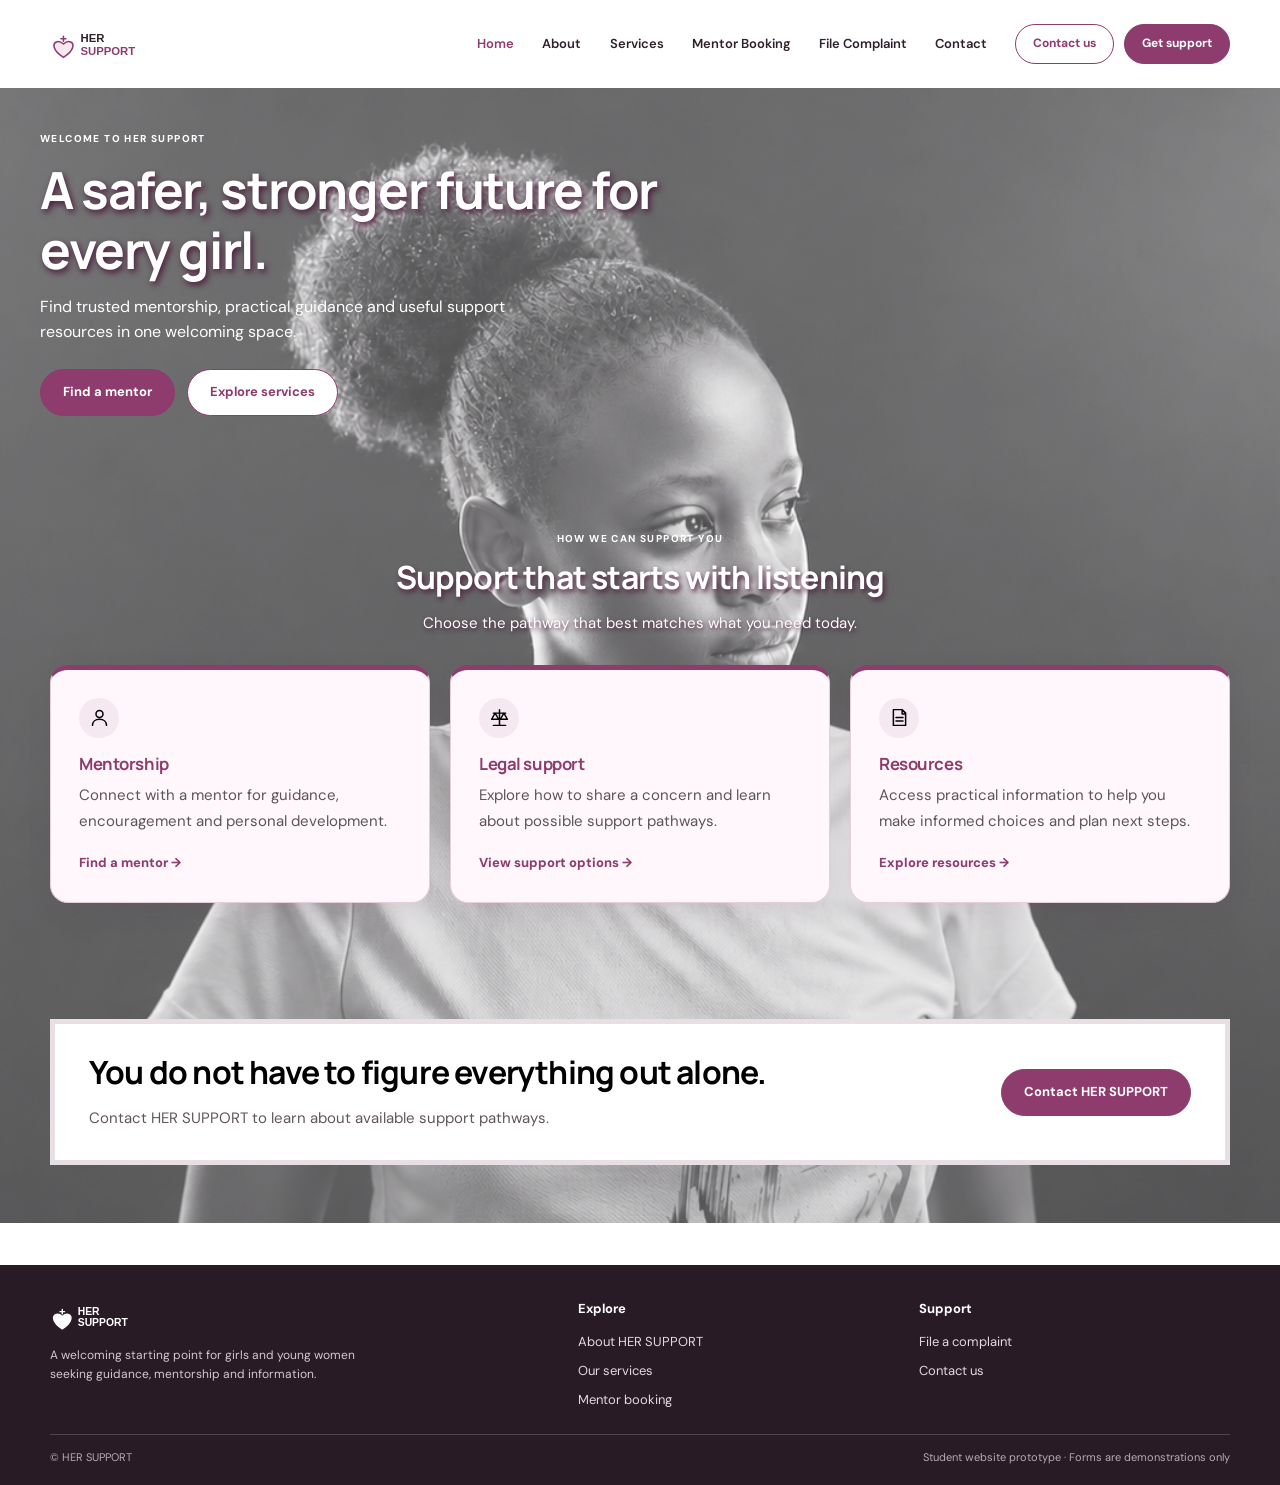
<file: index.html>
<!doctype html>
<html lang="en">
  <head>
    <meta charset="utf-8" />
    <meta name="viewport" content="width=device-width, initial-scale=1" />
    <meta
      name="description"
      content="HER SUPPORT offers mentorship, guidance and support resources for girls and young women."
    />
    <title>Home | HER SUPPORT</title>
    <link rel="stylesheet" href="styles.css" />
  </head>
  <body class="home-page">
    <a class="skip-link" href="#main">Skip to content</a>
    <header class="site-header">
      <div class="container nav-wrap">
        <a class="brand" href="index.html" aria-label="HER SUPPORT home"
          ><img src="assets/logo.svg" alt="HER SUPPORT" /></a
        ><button
          class="menu-toggle"
          aria-expanded="false"
          aria-controls="primary-nav"
        >
          Menu
        </button>
        <nav class="nav-links" id="primary-nav" aria-label="Main navigation">
          <a href="index.html" aria-current="page">Home</a
          ><a href="about.html">About</a><a href="services.html">Services</a
          ><a href="mentor-booking.html">Mentor Booking</a
          ><a href="file-complaint.html">File Complaint</a
          ><a href="contact.html">Contact</a>
        </nav>
        <div class="nav-actions">
          <a class="btn secondary small" href="contact.html">Contact us</a
          ><a class="btn small" href="file-complaint.html">Get support</a>
        </div>
      </div>
    </header>
    <main id="main">
      <section class="hero">
        <ul>
             <div class="eyebrow">Welcome to HER SUPPORT</div>
              <h1>A safer, stronger future for every girl.</h1>
              <p class="lead">
                Find trusted mentorship, practical guidance and useful support
                resources in one welcoming space.
              </p>
              <div class="button-row">
                <a class="btn" href="mentor-booking.html">Find a mentor</a
                ><a class="btn secondary" href="services.html"
                  >Explore services</a
                >
                </ul>
              </div>
            </div>
            </div>
          </div>
        </div>
      </section>
      <section class="section">
        <div class="container">
          <div class="section-heading">
            <div class="eyebrow">How we can support you</div>
            <h2>Support that starts with listening</h2>
            <p>Choose the pathway that best matches what you need today.</p>
          </div>
          <div class="cards">
            <article class="card">
              <div class="card-icon">
                <img src="assets/mentor.svg" alt="" aria-hidden="true" />
              </div>
              <h3>Mentorship</h3>
              <p>
                Connect with a mentor for guidance, encouragement and personal
                development.
              </p>
              <a class="text-link" href="mentor-booking.html"
                >Find a mentor →</a
              >
            </article>
            <article class="card">
              <div class="card-icon">
                <img src="assets/legal.svg" alt="" aria-hidden="true" />
              </div>
              <h3>Legal support</h3>
              <p>
                Explore how to share a concern and learn about possible support
                pathways.
              </p>
              <a class="text-link" href="file-complaint.html"
                >View support options →</a
              >
            </article>
            <article class="card">
              <div class="card-icon">
                <img src="assets/resources.svg" alt="" aria-hidden="true" />
              </div>
              <h3>Resources</h3>
              <p>
                Access practical information to help you make informed choices
                and plan next steps.
              </p>
              <a class="text-link" href="services.html">Explore resources →</a>
            </article>
          </div>
        </div>
      </section>
      <section class="section soft">
        <div class="container">
          <div class="band">
            <div>
              <h2>You do not have to figure everything out alone.</h2>
              <p>
                Contact HER SUPPORT to learn about available support pathways.
              </p>
            </div>
            <a class="btn" href="contact.html">Contact HER SUPPORT</a>
          </div>
        </div>
      </section>
    </main>
    <footer class="footer">
      <div class="container">
        <div class="footer-grid">
          <div>
            <a class="brand" href="index.html" aria-label="HER SUPPORT home"
              ><img src="assets/logo.svg" alt="HER SUPPORT"
            /></a>
            <p>
              A welcoming starting point for girls and young women seeking
              guidance, mentorship and information.
            </p>
          </div>
          <div>
            <strong>Explore</strong>
            <div class="footer-links">
              <a href="about.html">About HER SUPPORT</a
              ><a href="services.html">Our services</a
              ><a href="mentor-booking.html">Mentor booking</a>
            </div>
          </div>
          <div>
            <strong>Support</strong>
            <div class="footer-links">
              <a href="file-complaint.html">File a complaint</a
              ><a href="contact.html">Contact us</a>
            </div>
          </div>
        </div>
        <div class="copyright">
          <span>© <span data-year></span> HER SUPPORT</span
          ><span
            >Student website prototype · Forms are demonstrations only</span
          >
        </div>
      </div>
    </footer>
  </body>
</html>
</file>
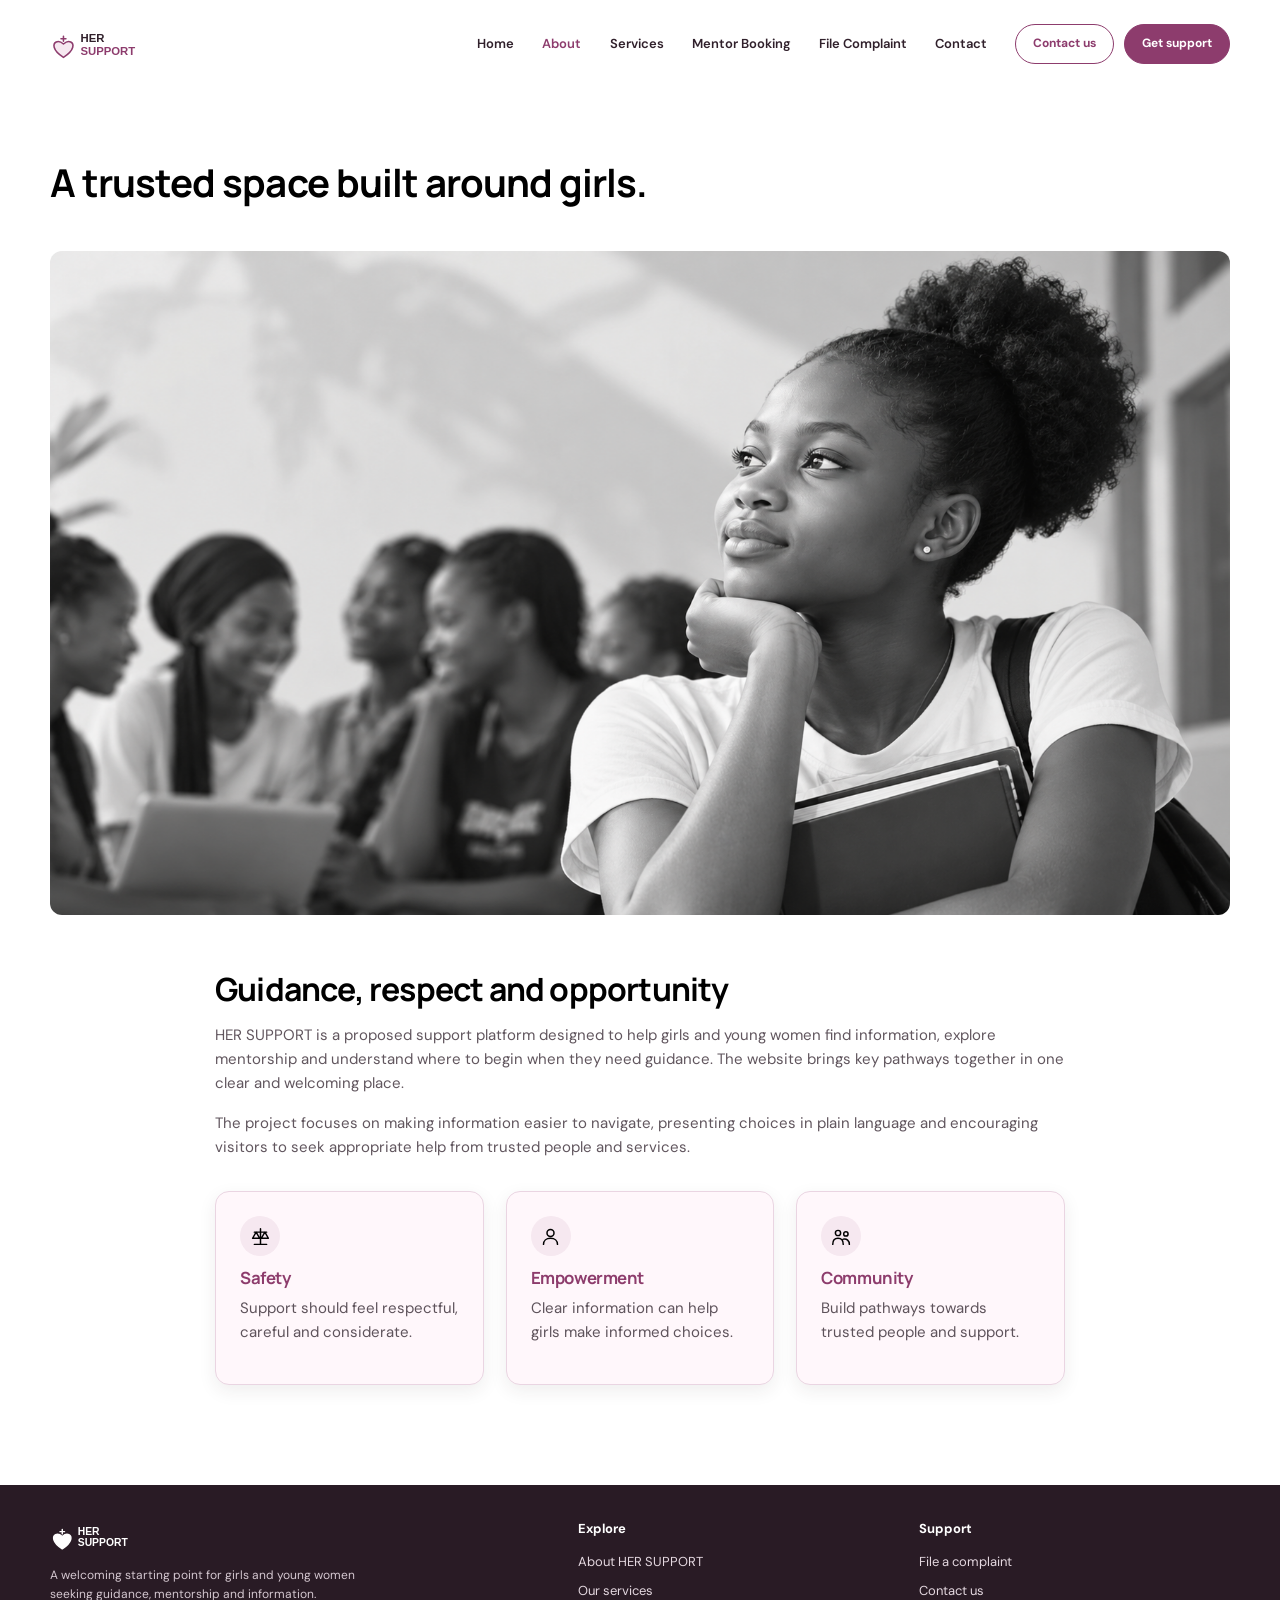
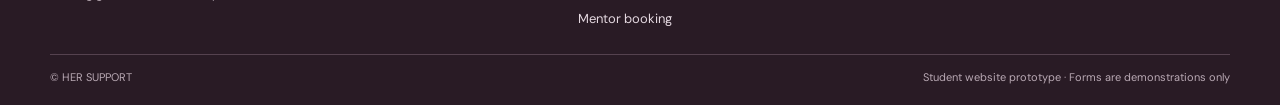
<file: about.html>
<!doctype html>
<html lang="en">
  <head>
    <meta charset="utf-8" />
    <meta name="viewport" content="width=device-width, initial-scale=1" />
    <meta
      name="description"
      content="HER SUPPORT offers mentorship, guidance and support resources for girls and young women."
    />
    <title>About | HER SUPPORT</title>
    <link rel="stylesheet" href="styles.css" />
  </head>
  <body class="services-page">
    <a class="skip-link" href="#main">Skip to content</a>
    <header class="site-header">
      <div class="container nav-wrap">
        <a class="brand" href="index.html" aria-label="HER SUPPORT home"
          ><img src="assets/logo.svg" alt="HER SUPPORT" /></a
        ><button
          class="menu-toggle"
          aria-expanded="false"
          aria-controls="primary-nav"
        >
          Menu
        </button>
        <nav class="nav-links" id="primary-nav" aria-label="Main navigation">
          <a href="index.html">Home</a
          ><a href="about.html" aria-current="page">About</a
          ><a href="services.html">Services</a
          ><a href="mentor-booking.html">Mentor Booking</a
          ><a href="file-complaint.html">File Complaint</a
          ><a href="contact.html">Contact</a>
        </nav>
        <div class="nav-actions">
          <a class="btn secondary small" href="contact.html">Contact us</a
          ><a class="btn small" href="file-complaint.html">Get support</a>
        </div>
      </div>
    </header>
    <main id="main">
      <section class="page-intro">
        <div class="container">
          <div class="eyebrow">About HER SUPPORT</div>
          <h1>A trusted space built around girls.</h1>
        </div>
      </section>
      <section class="section" style="padding-top: 8px">
        <div class="container">
         <img class="content-image" src="assets/about-organization.png" alt="Young women connecting through learning and mentorship" />  
          <div style="max-width: 850px; margin: 28px auto 0">
            <div class="eyebrow">Who we are</div>
            <h2>Guidance, respect and opportunity</h2>
            <p>
              HER SUPPORT is a proposed support platform designed to help girls
              and young women find information, explore mentorship and
              understand where to begin when they need guidance. The website
              brings key pathways together in one clear and welcoming place.
            </p>
            <p>
              The project focuses on making information easier to navigate,
              presenting choices in plain language and encouraging visitors to
              seek appropriate help from trusted people and services.
            </p>
            <div class="values">
              <article class="value">
                <div class="card-icon">
                  <img src="assets/legal.svg" alt="" aria-hidden="true" />
                </div>
                <h3>Safety</h3>
                <p>Support should feel respectful, careful and considerate.</p>
              </article>
              <article class="value">
                <div class="card-icon">
                  <img src="assets/mentor.svg" alt="" aria-hidden="true" />
                </div>
                <h3>Empowerment</h3>
                <p>Clear information can help girls make informed choices.</p>
              </article>
              <article class="value">
                <div class="card-icon">
                  <img src="assets/community.svg" alt="" aria-hidden="true" />
                </div>
                <h3>Community</h3>
                <p>Build pathways towards trusted people and support.</p>
              </article>
            </div>
          </div>
        </div>
      </section>
    </main>
    <footer class="footer">
      <div class="container">
        <div class="footer-grid">
          <div>
            <a class="brand" href="index.html" aria-label="HER SUPPORT home"
              ><img src="assets/logo.svg" alt="HER SUPPORT"
            /></a>
            <p>
              A welcoming starting point for girls and young women seeking
              guidance, mentorship and information.
            </p>
          </div>
          <div>
            <strong>Explore</strong>
            <div class="footer-links">
              <a href="about.html">About HER SUPPORT</a
              ><a href="services.html">Our services</a
              ><a href="mentor-booking.html">Mentor booking</a>
            </div>
          </div>
          <div>
            <strong>Support</strong>
            <div class="footer-links">
              <a href="file-complaint.html">File a complaint</a
              ><a href="contact.html">Contact us</a>
            </div>
          </div>
        </div>
        <div class="copyright">
          <span>© <span data-year></span> HER SUPPORT</span
          ><span
            >Student website prototype · Forms are demonstrations only</span
          >
        </div>
      </div>
    </footer>
  </body>
</html>
</file>
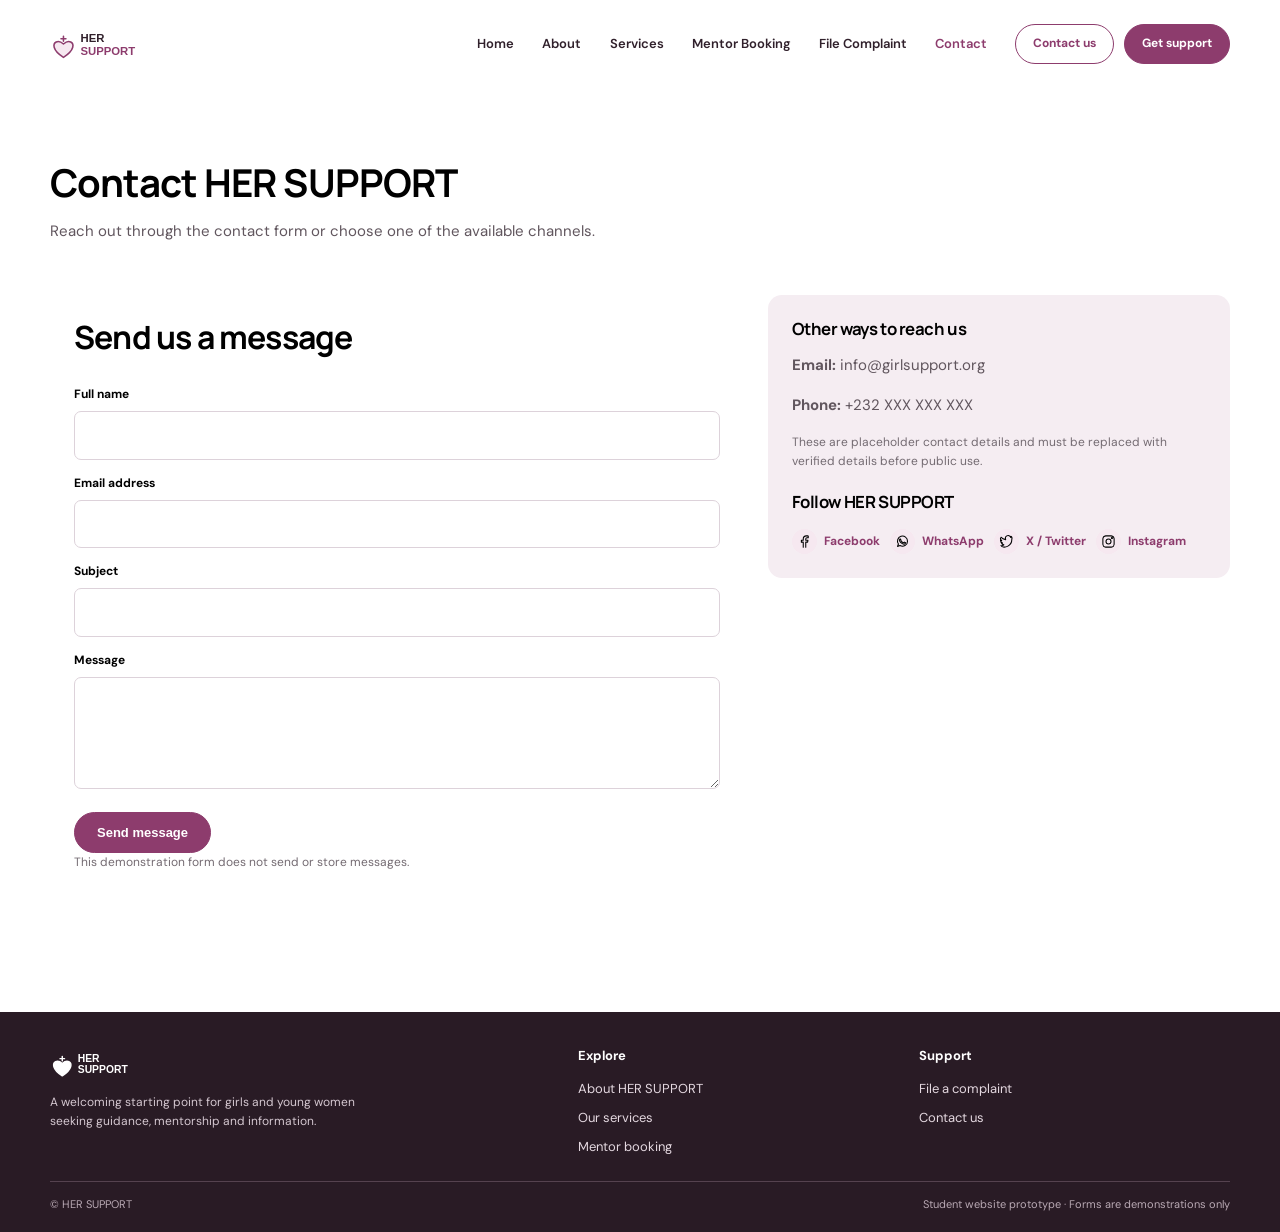
<file: contact.html>
<!doctype html><html lang="en"><head><meta charset="utf-8"><meta name="viewport" content="width=device-width, initial-scale=1"><meta name="description" content="HER SUPPORT offers mentorship, guidance and support resources for girls and young women."><title>Contact | HER SUPPORT</title><link rel="stylesheet" href="styles.css"></head><body><a class="skip-link" href="#main">Skip to content</a><header class="site-header"><div class="container nav-wrap"><a class="brand" href="index.html" aria-label="HER SUPPORT home"><img src="assets/logo.svg" alt="HER SUPPORT"></a><button class="menu-toggle" aria-expanded="false" aria-controls="primary-nav">Menu</button><nav class="nav-links" id="primary-nav" aria-label="Main navigation"><a href="index.html">Home</a><a href="about.html">About</a><a href="services.html">Services</a><a href="mentor-booking.html">Mentor Booking</a><a href="file-complaint.html">File Complaint</a><a href="contact.html" aria-current="page">Contact</a></nav><div class="nav-actions"><a class="btn secondary small" href="contact.html">Contact us</a><a class="btn small" href="file-complaint.html">Get support</a></div></div></header><main id="main"><section class="page-intro"><div class="container"><div class="eyebrow">Get in touch</div><h1>Contact HER SUPPORT</h1><p>Reach out through the contact form or choose one of the available channels.</p></div></section><section class="section" style="padding-top:12px"><div class="container contact-layout"><section class="form-panel"><h2>Send us a message</h2><form class="demo-form"><div class="form-grid"><div class="full"><label for="contact-name">Full name</label><input class="form-control" id="contact-name" required></div><div class="full"><label for="contact-email">Email address</label><input class="form-control" id="contact-email" type="email" required></div><div class="full"><label for="subject">Subject</label><input class="form-control" id="subject" required></div><div class="full"><label for="message">Message</label><textarea class="form-control" id="message" required></textarea></div></div><button class="btn" type="submit" style="margin-top:16px">Send message</button><p class="form-status" role="status"></p><p class="form-note">This demonstration form does not send or store messages.</p></form></section><aside class="info-panel"><h3>Other ways to reach us</h3><p><strong>Email:</strong> info@girlsupport.org</p><p><strong>Phone:</strong> +232 XXX XXX XXX</p><p class="form-note">These are placeholder contact details and must be replaced with verified details before public use.</p><h3>Follow HER SUPPORT</h3><div class="social-links"><a href="#facebook" aria-label="Facebook"><img src="assets/facebook.svg" alt="" aria-hidden="true">Facebook</a><a href="#whatsapp" aria-label="WhatsApp"><img src="assets/whatsapp.svg" alt="" aria-hidden="true">WhatsApp</a><a href="#twitter" aria-label="X or Twitter"><img src="assets/twitter.svg" alt="" aria-hidden="true">X / Twitter</a><a href="#instagram" aria-label="Instagram"><img src="assets/instagram.svg" alt="" aria-hidden="true">Instagram</a></div></aside></div></section></main><footer class="footer"><div class="container"><div class="footer-grid"><div><a class="brand" href="index.html" aria-label="HER SUPPORT home"><img src="assets/logo.svg" alt="HER SUPPORT"></a><p>A welcoming starting point for girls and young women seeking guidance, mentorship and information.</p></div><div><strong>Explore</strong><div class="footer-links"><a href="about.html">About HER SUPPORT</a><a href="services.html">Our services</a><a href="mentor-booking.html">Mentor booking</a></div></div><div><strong>Support</strong><div class="footer-links"><a href="file-complaint.html">File a complaint</a><a href="contact.html">Contact us</a></div></div></div><div class="copyright"><span>© <span data-year></span> HER SUPPORT</span><span>Student website prototype · Forms are demonstrations only</span></div></div></footer></body></html>
</file>
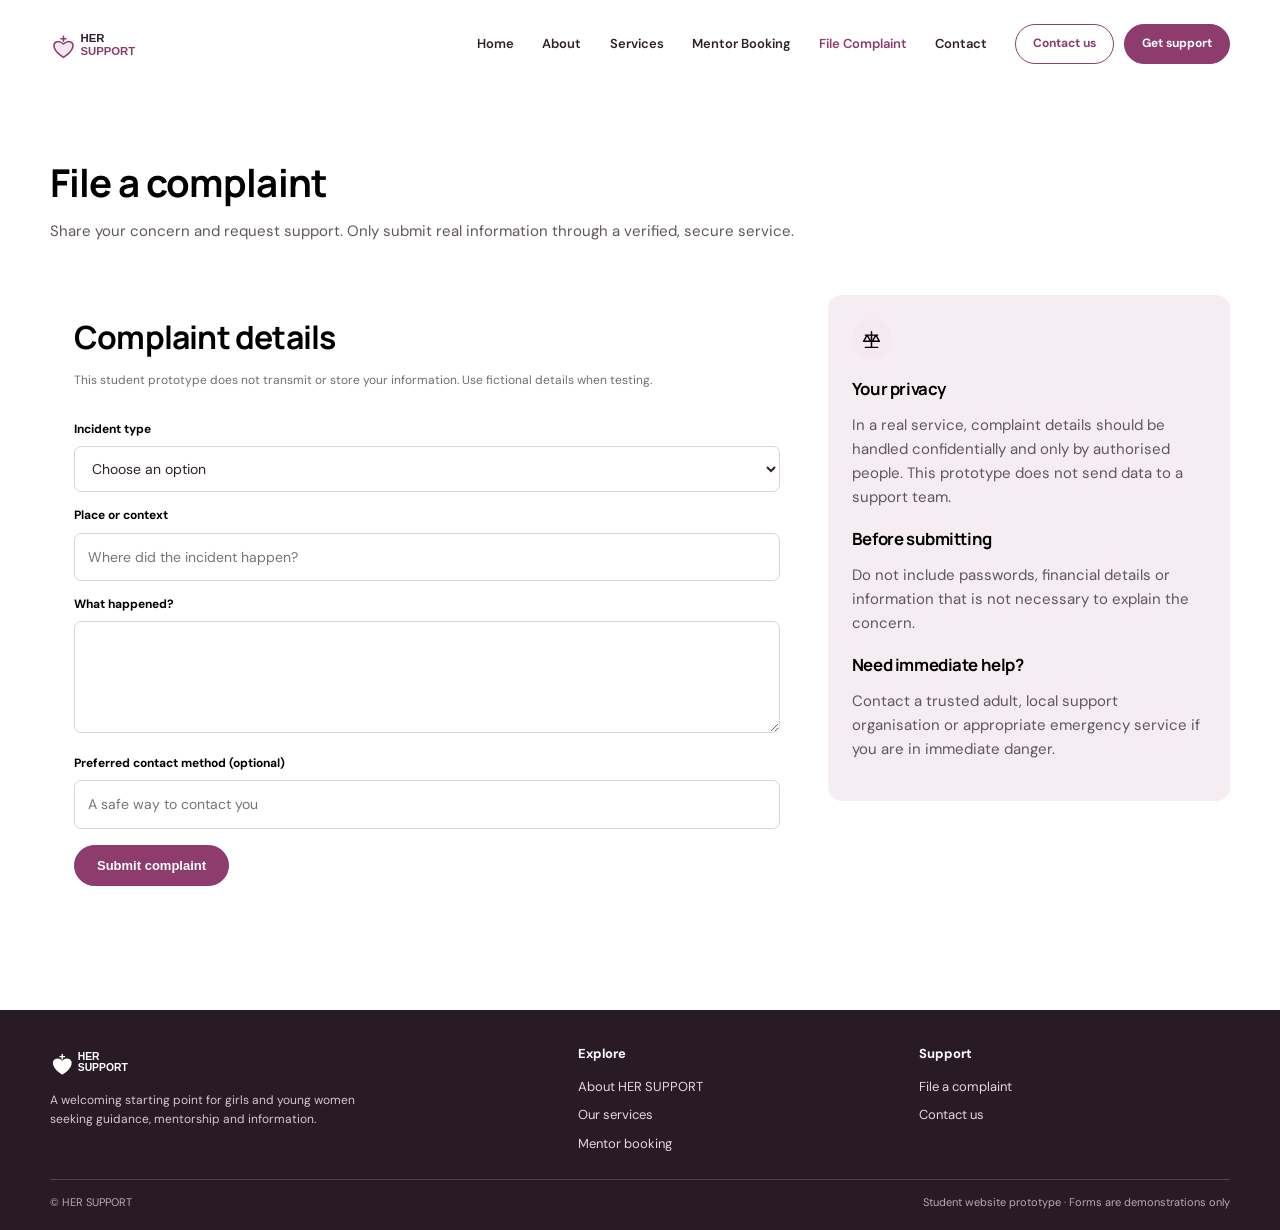
<file: file-complaint.html>
<!doctype html><html lang="en"><head><meta charset="utf-8"><meta name="viewport" content="width=device-width, initial-scale=1"><meta name="description" content="HER SUPPORT offers mentorship, guidance and support resources for girls and young women."><title>File Complaint | HER SUPPORT</title><link rel="stylesheet" href="styles.css"></head><body><a class="skip-link" href="#main">Skip to content</a><header class="site-header"><div class="container nav-wrap"><a class="brand" href="index.html" aria-label="HER SUPPORT home"><img src="assets/logo.svg" alt="HER SUPPORT"></a><button class="menu-toggle" aria-expanded="false" aria-controls="primary-nav">Menu</button><nav class="nav-links" id="primary-nav" aria-label="Main navigation"><a href="index.html">Home</a><a href="about.html">About</a><a href="services.html">Services</a><a href="mentor-booking.html">Mentor Booking</a><a href="file-complaint.html" aria-current="page">File Complaint</a><a href="contact.html">Contact</a></nav><div class="nav-actions"><a class="btn secondary small" href="contact.html">Contact us</a><a class="btn small" href="file-complaint.html">Get support</a></div></div></header><main id="main"><section class="page-intro"><div class="container"><div class="eyebrow">Confidential support</div><h1>File a complaint</h1><p>Share your concern and request support. Only submit real information through a verified, secure service.</p></div></section><section class="section" style="padding-top:12px"><div class="container complaint-layout"><section class="form-panel"><h2>Complaint details</h2><p class="form-note">This student prototype does not transmit or store your information. Use fictional details when testing.</p><form class="demo-form"><div class="form-grid"><div class="full"><label for="incident">Incident type</label><select class="form-control" id="incident" required><option value="">Choose an option</option><option>Harassment</option><option>Bullying or intimidation</option><option>Discrimination</option><option>Other concern</option></select></div><div class="full"><label for="location">Place or context</label><input class="form-control" id="location" placeholder="Where did the incident happen?" required></div><div class="full"><label for="details">What happened?</label><textarea class="form-control" id="details" required></textarea></div><div class="full"><label for="safe-contact">Preferred contact method (optional)</label><input class="form-control" id="safe-contact" placeholder="A safe way to contact you"></div></div><button class="btn" type="submit" style="margin-top:16px">Submit complaint</button><p class="form-status" role="status"></p></form></section><aside class="info-panel"><div class="card-icon"><img src="assets/legal.svg" alt="" aria-hidden="true"></div><h3>Your privacy</h3><p>In a real service, complaint details should be handled confidentially and only by authorised people. This prototype does not send data to a support team.</p><h3>Before submitting</h3><p>Do not include passwords, financial details or information that is not necessary to explain the concern.</p><h3>Need immediate help?</h3><p>Contact a trusted adult, local support organisation or appropriate emergency service if you are in immediate danger.</p></aside></div></section></main><footer class="footer"><div class="container"><div class="footer-grid"><div><a class="brand" href="index.html" aria-label="HER SUPPORT home"><img src="assets/logo.svg" alt="HER SUPPORT"></a><p>A welcoming starting point for girls and young women seeking guidance, mentorship and information.</p></div><div><strong>Explore</strong><div class="footer-links"><a href="about.html">About HER SUPPORT</a><a href="services.html">Our services</a><a href="mentor-booking.html">Mentor booking</a></div></div><div><strong>Support</strong><div class="footer-links"><a href="file-complaint.html">File a complaint</a><a href="contact.html">Contact us</a></div></div></div><div class="copyright"><span>© <span data-year></span> HER SUPPORT</span><span>Student website prototype · Forms are demonstrations only</span></div></div></footer></body></html>
</file>
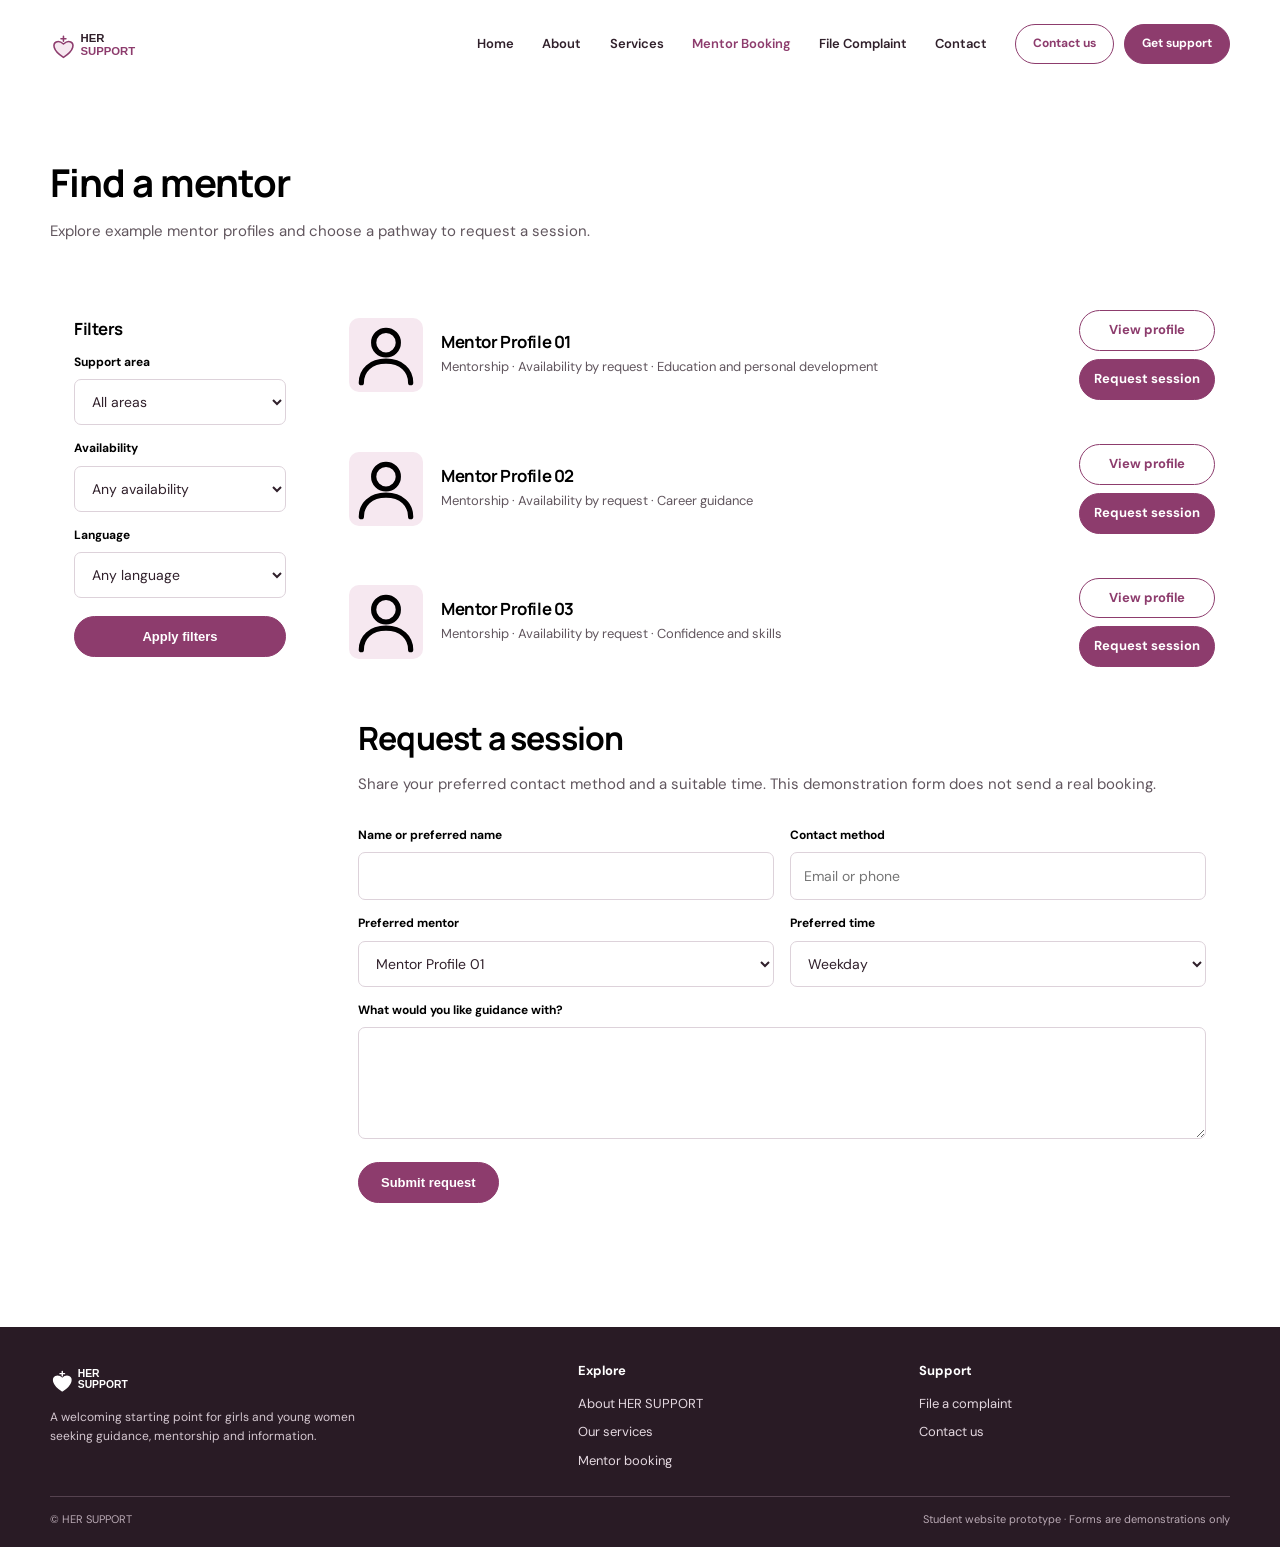
<file: mentor-booking.html>
<!doctype html><html lang="en"><head><meta charset="utf-8"><meta name="viewport" content="width=device-width, initial-scale=1"><meta name="description" content="HER SUPPORT offers mentorship, guidance and support resources for girls and young women."><title>Mentor Booking | HER SUPPORT</title><link rel="stylesheet" href="styles.css"></head><body><a class="skip-link" href="#main">Skip to content</a><header class="site-header"><div class="container nav-wrap"><a class="brand" href="index.html" aria-label="HER SUPPORT home"><img src="assets/logo.svg" alt="HER SUPPORT"></a><button class="menu-toggle" aria-expanded="false" aria-controls="primary-nav">Menu</button><nav class="nav-links" id="primary-nav" aria-label="Main navigation"><a href="index.html">Home</a><a href="about.html">About</a><a href="services.html">Services</a><a href="mentor-booking.html" aria-current="page">Mentor Booking</a><a href="file-complaint.html">File Complaint</a><a href="contact.html">Contact</a></nav><div class="nav-actions"><a class="btn secondary small" href="contact.html">Contact us</a><a class="btn small" href="file-complaint.html">Get support</a></div></div></header><main id="main"><section class="page-intro"><div class="container"><div class="eyebrow">Mentorship</div><h1>Find a mentor</h1><p>Explore example mentor profiles and choose a pathway to request a session.</p></div></section><section class="section" style="padding-top:12px"><div class="container booking-layout"><aside class="filter-panel"><h3>Filters</h3><form id="filter-form"><label for="topic">Support area</label><select id="topic"><option>All areas</option><option>Education</option><option>Career guidance</option><option>Personal development</option></select><label for="availability">Availability</label><select id="availability"><option>Any availability</option><option>Weekdays</option><option>Weekends</option></select><label for="language">Language</label><select id="language"><option>Any language</option><option>English</option><option>Krio</option></select><button class="btn" type="submit" style="width:100%;margin-top:18px">Apply filters</button></form></aside><div class="mentor-list"><article class="mentor-row"><img class="avatar" src="assets/mentor.svg" alt="Mentor profile illustration"><div><h3>Mentor Profile 01</h3><p>Mentorship · Availability by request · Education and personal development</p></div><div class="mentor-actions"><a class="btn secondary" href="contact.html">View profile</a><a class="btn" href="#booking-form">Request session</a></div></article><article class="mentor-row"><img class="avatar" src="assets/mentor.svg" alt="Mentor profile illustration"><div><h3>Mentor Profile 02</h3><p>Mentorship · Availability by request · Career guidance</p></div><div class="mentor-actions"><a class="btn secondary" href="contact.html">View profile</a><a class="btn" href="#booking-form">Request session</a></div></article><article class="mentor-row"><img class="avatar" src="assets/mentor.svg" alt="Mentor profile illustration"><div><h3>Mentor Profile 03</h3><p>Mentorship · Availability by request · Confidence and skills</p></div><div class="mentor-actions"><a class="btn secondary" href="contact.html">View profile</a><a class="btn" href="#booking-form">Request session</a></div></article><section class="form-panel" id="booking-form"><h2>Request a session</h2><p>Share your preferred contact method and a suitable time. This demonstration form does not send a real booking.</p><form class="demo-form"><div class="form-grid"><div><label for="book-name">Name or preferred name</label><input class="form-control" id="book-name" required></div><div><label for="book-contact">Contact method</label><input class="form-control" id="book-contact" placeholder="Email or phone" required></div><div><label for="book-mentor">Preferred mentor</label><select id="book-mentor" class="form-control"><option>Mentor Profile 01</option><option>Mentor Profile 02</option><option>Mentor Profile 03</option></select></div><div><label for="book-time">Preferred time</label><select id="book-time" class="form-control"><option>Weekday</option><option>Weekend</option><option>Flexible</option></select></div><div class="full"><label for="book-note">What would you like guidance with?</label><textarea id="book-note" class="form-control"></textarea></div></div><button class="btn" type="submit" style="margin-top:16px">Submit request</button><p class="form-status" role="status"></p></form></section></div></div></section></main><footer class="footer"><div class="container"><div class="footer-grid"><div><a class="brand" href="index.html" aria-label="HER SUPPORT home"><img src="assets/logo.svg" alt="HER SUPPORT"></a><p>A welcoming starting point for girls and young women seeking guidance, mentorship and information.</p></div><div><strong>Explore</strong><div class="footer-links"><a href="about.html">About HER SUPPORT</a><a href="services.html">Our services</a><a href="mentor-booking.html">Mentor booking</a></div></div><div><strong>Support</strong><div class="footer-links"><a href="file-complaint.html">File a complaint</a><a href="contact.html">Contact us</a></div></div></div><div class="copyright"><span>© <span data-year></span> HER SUPPORT</span><span>Student website prototype · Forms are demonstrations only</span></div></div></footer></body></html>
</file>
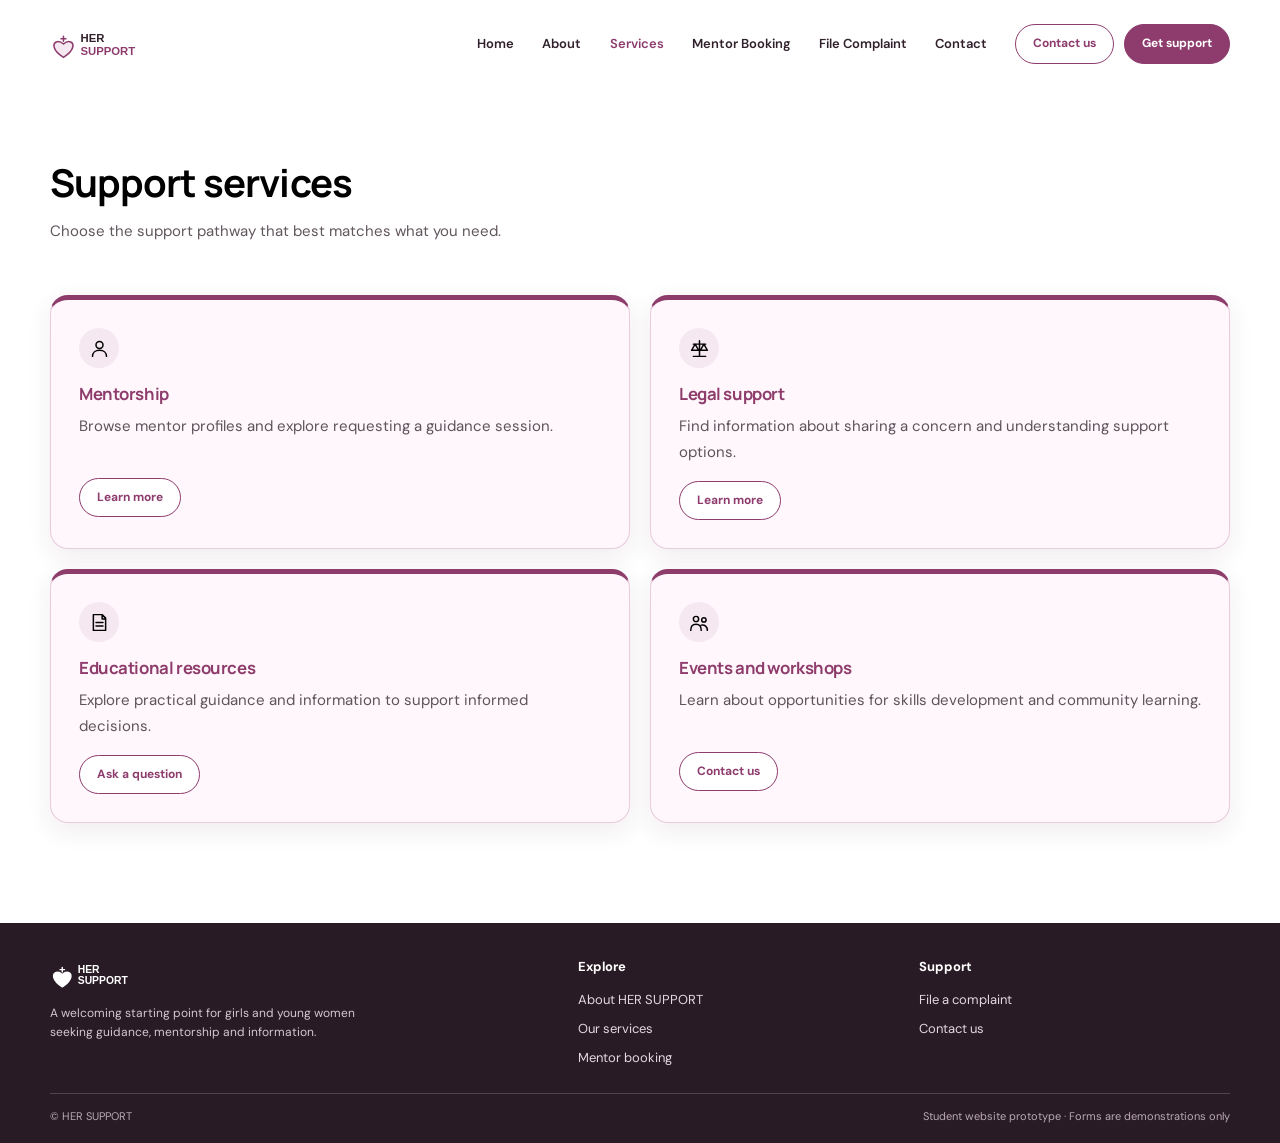
<file: services.html>
<!doctype html><html lang="en"><head><meta charset="utf-8"><meta name="viewport" content="width=device-width, initial-scale=1"><meta name="description" content="HER SUPPORT offers mentorship, guidance and support resources for girls and young women."><title>Services | HER SUPPORT</title><link rel="stylesheet" href="styles.css"></head><body><a class="skip-link" href="#main">Skip to content</a><header class="site-header"><div class="container nav-wrap"><a class="brand" href="index.html" aria-label="HER SUPPORT home"><img src="assets/logo.svg" alt="HER SUPPORT"></a><button class="menu-toggle" aria-expanded="false" aria-controls="primary-nav">Menu</button><nav class="nav-links" id="primary-nav" aria-label="Main navigation"><a href="index.html">Home</a><a href="about.html">About</a><a href="services.html" aria-current="page">Services</a><a href="mentor-booking.html">Mentor Booking</a><a href="file-complaint.html">File Complaint</a><a href="contact.html">Contact</a></nav><div class="nav-actions"><a class="btn secondary small" href="contact.html">Contact us</a><a class="btn small" href="file-complaint.html">Get support</a></div></div></header><main id="main"><section class="page-intro"><div class="container"><div class="eyebrow">What we offer</div><h1>Support services</h1><p>Choose the support pathway that best matches what you need.</p></div></section><section class="section" style="padding-top:12px"><div class="container"><div class="cards two"><article class="card service-card"><div class="card-icon"><img src="assets/mentor.svg" alt="" aria-hidden="true"></div><h3>Mentorship</h3><p>Browse mentor profiles and explore requesting a guidance session.</p><a class="btn secondary small" href="mentor-booking.html">Learn more</a></article><article class="card service-card"><div class="card-icon"><img src="assets/legal.svg" alt="" aria-hidden="true"></div><h3>Legal support</h3><p>Find information about sharing a concern and understanding support options.</p><a class="btn secondary small" href="file-complaint.html">Learn more</a></article><article class="card service-card"><div class="card-icon"><img src="assets/resources.svg" alt="" aria-hidden="true"></div><h3>Educational resources</h3><p>Explore practical guidance and information to support informed decisions.</p><a class="btn secondary small" href="contact.html">Ask a question</a></article><article class="card service-card"><div class="card-icon"><img src="assets/community.svg" alt="" aria-hidden="true"></div><h3>Events and workshops</h3><p>Learn about opportunities for skills development and community learning.</p><a class="btn secondary small" href="contact.html">Contact us</a></article></div></div></section></main><footer class="footer"><div class="container"><div class="footer-grid"><div><a class="brand" href="index.html" aria-label="HER SUPPORT home"><img src="assets/logo.svg" alt="HER SUPPORT"></a><p>A welcoming starting point for girls and young women seeking guidance, mentorship and information.</p></div><div><strong>Explore</strong><div class="footer-links"><a href="about.html">About HER SUPPORT</a><a href="services.html">Our services</a><a href="mentor-booking.html">Mentor booking</a></div></div><div><strong>Support</strong><div class="footer-links"><a href="file-complaint.html">File a complaint</a><a href="contact.html">Contact us</a></div></div></div><div class="copyright"><span>© <span data-year></span> HER SUPPORT</span><span>Student website prototype · Forms are demonstrations only</span></div></div></footer></body></html>
</file>
<file: styles.css>
@import url("https://fonts.googleapis.com/css2?family=DM+Sans:wght@400;500;600;700&family=Manrope:wght@500;600;700;800&display=swap");
:root {
  --ink: #30202b;
  --plum: #8d3c6d;
  --plum-dark: #291b25;
  --pink: #f6e8f0;
  --pink2: #f2e8ee;
  --paper: #fcfafb;
  
  --muted: #746b72;
  
  --radius: 14px;
  --shadow: 0 8px 24px rgba(48, 32, 43, 0.05);
}
* {
  box-sizing: border-box;
}
html {
  scroll-behavior: smooth;
}
body {
  margin: 0;
  font-family: "DM Sans", Arial, sans-serif;
  font-size: 15px;
  line-height: 1.6;
}
h1,
h2,
h3,
h4 {
  font-family: Manrope, Arial, sans-serif;
  line-height: 1.18;
  margin: 0 0 14px;
  letter-spacing: -0.025em;
}
h1 {
  font-size: clamp(2.25rem, 4vw, 3.65rem);
  max-width: 650px;
}
h2 {
  font-size: clamp(1.65rem, 2.5vw, 2.2rem);
}
h3 {
  font-size: 1.05rem;
}
p {
  margin: 0 0 16px;
  color: #61565e;
}
.container {
  width: min(1180px, calc(100% - 48px));
  margin-inline: auto;
}
.site-header {
  height: 88px;
  background-color: white;
  display: flex;
  align-items: center;
  position: relative;
  z-index: 5;
}
.nav-wrap {
  display: flex;
  align-items: center;
  gap: 28px;
}
.brand img {
  width: 170px;
  height: auto;
  display: block;
}
.nav-links {
  display: flex;
  align-items: center;
  justify-content: center;
  gap: clamp(15px, 2.2vw, 32px);
  margin-left: auto;
}
.nav-links a,
.footer-links a {
  font-size: 13px;
  text-decoration: none;
  color: var(--ink);
  font-weight: 600;
}
.nav-links a:hover,
.nav-links a[aria-current="page"] {
  color: var(--plum);
}
.nav-actions {
  display: flex;
  gap: 10px;
}
.btn {
  display: inline-flex;
  align-items: center;
  justify-content: center;
  gap: 8px;
  border: 1px solid var(--plum);
  border-radius: 999px;
  padding: 12px 22px;
  background: var(--plum);
  color: #fff;
  text-decoration: none;
  font-weight: 700;
  font-size: 13px;
  transition:
    transform 0.18s,
    background 0.18s;
  cursor: pointer;
}
.btn:hover {
  background: #733057;
  transform: translateY(-1px);
}
.btn.secondary {
  background: #fff;
  color: var(--plum);
}
.btn.small {
  padding: 9px 17px;
  font-size: 12px;
}
.menu-toggle {
  display: none;
}
.hero {
  padding: 28px 0 42px;

}
.hero-panel {
  min-height: 390px;
  border-radius: 18px;
  overflow: hidden;
  display: grid;
  grid-template-columns: 1.02fr 0.98fr;
  background: linear-gradient(105deg, #f3e6ed 0%, #f7eff3 52%, #ead9e3 100%);
}
.hero-copy {
  padding: clamp(28px, 5vw, 66px);
  align-self: center;
  
}
.eyebrow {
  text-transform: uppercase;
  letter-spacing: 0.14em;
  font-size: 10px;
  font-weight: 800;
  color: var(--plum);
  margin-bottom: 12px;
  color:white
}
.lead {
  font-size: 16px;
  max-width: 490px;
  color:white
}
.button-row {
  display: flex;
  gap: 12px;
  flex-wrap: wrap;
  margin: 24px 0 0;
}
.hero-art {
  min-height: 360px;
  background: #ead9e3;
  display: flex;
  align-items: stretch;
}
.hero-art img {
  width: 100%;
  height: 100%;
  object-fit: cover;
  display: block;
}
.section {
  padding: 58px 0;
}
.section-heading {
  text-align: center;
  max-width: 650px;
  margin: 0 auto 30px;
}
.section-heading p {
    max-width: 530px;
    margin-inline: auto;
    color: #FFFFFF;
    text-shadow: 1px 2px 4px rgba(75, 24, 57, 0.90);
}

.section-heading h2 {
    color: #FFFFFF;
    -webkit-text-stroke: 0;
    text-shadow: 2px 3px 5px rgba(75, 24, 57, 0.85);
}
.cards {
  display: grid;
  grid-template-columns: repeat(3, minmax(0, 1fr));
  gap: 20px;
}
.cards.two {
  grid-template-columns: repeat(2, minmax(0, 1fr));
}
.card {
  background: #fff;
  border: 1px solid var(--line);
  border-radius: var(--radius);
  padding: 24px;
  box-shadow: var(--shadow);
}
.card-icon {
  width: 40px;
  height: 40px;
  display: grid;
  place-items: center;
  background: var(--pink);
  border-radius: 50%;
  margin-bottom: 16px;
  color: var(--plum);
}
.card-icon img {
  width: 21px;
  height: 21px;
}
.text-link {
  font-size: 13px;
  font-weight: 800;
  color: var(--plum);
  text-decoration: none;
}
.band {
  display: flex;
  align-items: center;
  justify-content: space-between;
  background: #fff;
  border: 5px solid #e8dfe5;
  gap: 24px;
  padding: 30px 34px;
}
.band p {
  margin-bottom: 0;
}
.page-intro {
  padding: 44px 0 24px;
}
.page-intro h1 {
  font-size: clamp(2rem, 3vw, 3rem);
}
.content-image {
  width: 100%;
  display: block;
  border-radius: 12px;
  border: 1px solid var(--line);
  object-fit: cover;
  max-height: none;
}
.values {
  display: grid;
  grid-template-columns: repeat(3, 1fr);
  gap: 18px;
  margin-top: 24px;
}
.value {
  padding: 22px;
  background: #fff;
  border: 1px solid var(--line);
  border-radius: 12px;
}
.value .card-icon {
  margin-bottom: 12px;
}
.service-card {
  min-height: 180px;
}
.service-card p {
  min-height: 48px;
}
.booking-layout,
.contact-layout,
.complaint-layout {
  display: grid;
  grid-template-columns: 260px 1fr;
  gap: 24px;
  align-items: start;
}
.filter-panel,
.form-panel,
.info-panel {
  background: #fff;
  border: 1px solid var(--line);
  border-radius: 14px;
  padding: 24px;
}
.filter-panel label,
.form-panel label {
  display: block;
  font-weight: 700;
  font-size: 12px;
  margin: 14px 0 7px;
}
.form-control,
select,
textarea {
  width: 100%;
  font: inherit;
  font-size: 14px;
  padding: 12px 13px;
  border: 1px solid #ddd2da;
  border-radius: 7px;
  background: #fff;
  color: var(--ink);
}
textarea {
  min-height: 112px;
  resize: vertical;
}
.mentor-list {
  display: grid;
  gap: 14px;
}
.mentor-row {
  display: grid;
  grid-template-columns: 74px 1fr auto;
  gap: 18px;
  align-items: center;
  padding: 15px;
  background: #fff;
  border: 1px solid var(--line);
  border-radius: 12px;
}
.avatar {
  width: 74px;
  height: 74px;
  border-radius: 10px;
  object-fit: cover;
  background: var(--pink);
}
.mentor-row h3 {
  margin-bottom: 5px;
}
.mentor-row p {
  font-size: 13px;
  margin: 0;
}
.mentor-actions {
  display: grid;
  gap: 8px;
}
.mentor-actions .btn {
  padding: 9px 14px;
}
.complaint-layout {
  grid-template-columns: minmax(0, 1.5fr) minmax(230px, 0.8fr);
}
.info-panel {
  background: #f5edf2;
}
.info-panel h3 {
  margin-top: 20px;
}
.info-panel h3:first-child {
  margin-top: 0;
}
.form-grid {
  display: grid;
  grid-template-columns: 1fr 1fr;
  gap: 0 16px;
}
.full {
  grid-column: 1/-1;
}
.form-note {
  font-size: 12px;
  color: var(--muted);
}
.form-status {
  margin-top: 14px;
  padding: 12px;
  border-radius: 8px;
  background: #f6e8f0;
  color: var(--plum-dark);
  display: none;
}
.contact-layout {
  grid-template-columns: minmax(0, 1.2fr) minmax(250px, 0.8fr);
}
.social-links {
  display: flex;
  gap: 10px;
  flex-wrap: wrap;
  margin-top: 18px;
}
.social-links a {
  display: flex;
  align-items: center;
  gap: 7px;
  text-decoration: none;
  color: var(--plum);
  font-size: 12px;
  font-weight: 700;
}
.social-links img {
  width: 25px;
  height: 25px;
  padding: 5px;
  border-radius: 50%;
  background: var(--pink);
}
.footer {
  background: var(--plum-dark);
  color: #fff;
  padding: 34px 0 18px;
  margin-top: 42px;
}
.footer p {
  color: #d4c7d0;
  font-size: 12px;
  max-width: 350px;
}
.footer-grid {
  display: grid;
  grid-template-columns: 1.6fr 1fr 1fr;
  gap: 30px;
}
.footer strong {
  display: block;
  font-size: 13px;
  margin-bottom: 12px;
}
.footer-links {
  display: grid;
  gap: 8px;
}
.footer-links a {
  color: #e4d8e0;
  font-weight: 400;
}
.footer .brand img {
  filter: brightness(0) invert(1);
  width: 155px;
  margin-bottom: 12px;
}
.copyright {
  border-top: 1px solid #55424f;
  margin-top: 24px;
  padding-top: 14px;
  font-size: 11px;
  color: #b9a9b4;
  display: flex;
  justify-content: space-between;
  gap: 14px;
}
.skip-link {
  position: absolute;
  left: -999px;
}
.skip-link:focus {
  left: 12px;
  top: 12px;
  background: #fff;
  padding: 8px;
  z-index: 20;
}
.empty-state {
  padding: 20px;
  border: 1px dashed #cdbac7;
  border-radius: 12px;
  background: #fff;
}
.sr-only {
  position: absolute;
  width: 1px;
  height: 1px;
  padding: 0;
  margin: -1px;
  overflow: hidden;
  clip: rect(0, 0, 0, 0);
  white-space: nowrap;
  border: 0;
}
@media (max-width: 900px) {
  .nav-wrap {
    gap: 16px;
  }
  .brand img {
    width: 145px;
  }
  .nav-links {
    gap: 12px;
  }
  .nav-links a {
    font-size: 12px;
  }
  .hero-panel {
    grid-template-columns: 1fr 1fr;
  }
  .hero-copy {
    padding: 32px;
  }
  .booking-layout {
    grid-template-columns: 220px 1fr;
  }
  .mentor-row {
    grid-template-columns: 60px 1fr;
  }
  .avatar {
    width: 60px;
    height: 60px;
  }
  .mentor-actions {
    grid-column: 2;
    display: flex;
  }
  .cards {
    gap: 14px;
  }
}
@media (max-width: 700px) {
  .container {
    width: min(100% - 32px, 560px);
  }
  .site-header {
    height: 72px;
  }
  .nav-wrap {
    justify-content: space-between;
    flex-wrap: wrap;
  }
  .brand img {
    width: 150px;
  }
  .menu-toggle {
    display: inline-flex;
    border: 1px solid var(--line);
    border-radius: 999px;
    background: #fff;
    padding: 8px 13px;
    color: var(--ink);
    font-weight: 700;
  }
  .nav-actions {
    display: none;
  }
  .nav-links {
    display: none;
    position: absolute;
    top: 71px;
    left: 0;
    right: 0;
    background: #fff;
    padding: 16px 24px 22px;
    box-shadow: 0 12px 18px #30202b12;
    align-items: stretch;
    flex-direction: column;
    gap: 0;
  }
  .nav-links.open {
    display: flex;
  }
  .nav-links a {
    padding: 12px 0;
    border-bottom: 1px solid #f3edf1;
    font-size: 14px;
  }
  .hero-panel {
    grid-template-columns: 1fr;
  }
  .hero-copy {
    padding: 30px 24px 26px;
  }
  .hero-art {
    min-height: 240px;
    max-height: 300px;
  }
  .cards,
  .cards.two,
  .values {
    grid-template-columns: 1fr;
  }
  .section {
    padding: 40px 0;
  }
  .section-heading {
    text-align: left;
    margin-bottom: 22px;
  }
  .band {
    align-items: flex-start;
    flex-direction: column;
    padding: 24px;
  }
  .page-intro {
    padding: 30px 0 16px;
  }
  .booking-layout,
  .contact-layout,
  .complaint-layout {
    grid-template-columns: 1fr;
  }
  .filter-panel {
    order: 0;
  }
  .mentor-row {
    grid-template-columns: 56px 1fr;
    gap: 12px;
  }
  .avatar {
    width: 56px;
    height: 56px;
  }
  .mentor-actions {
    grid-column: 1/-1;
    display: flex;
  }
  .mentor-actions .btn {
    flex: 1;
  }
  .form-grid {
    grid-template-columns: 1fr;
  }
  .full {
    grid-column: auto;
  }
  .footer-grid {
    grid-template-columns: 1fr 1fr;
  }
  .footer-grid > div:first-child {
    grid-column: 1/-1;
  }
  .copyright {
    flex-direction: column;
  }
  .filter-panel,
  .form-panel,
  .info-panel {
    padding: 20px;
  }
}
@media (prefers-reduced-motion: reduce) {
  html {
    scroll-behavior: auto;
  }
  *,
  *::before,
  *::after {
    transition: none !important;
  }
}


/* Home page image behind hero and support cards only */
.home-page main#main {
    background-image:
        linear-gradient(rgba(255, 255, 255, 0.20), rgba(255, 255, 255, 0.20)),
        url("./her.png");
    background-size: cover;
    background-position: center;
    background-repeat: no-repeat;
}

/* ABOUT PAGE: image and text layout */
.about-hero {
    position: relative;
    height: 520px;
    overflow: hidden;
    border-radius: 14px;
    margin-bottom: 36px;
}

.about-hero > img {
    position: absolute;
    inset: 0;
    width: 100%;
    height: 100%;
    object-fit: cover;
    object-position: center 35%;
}

.about-hero-text {
    position: absolute;
    left: 0;
    bottom: 0;
    width: 100%;
    padding: 28px 34px;
    box-sizing: border-box;
    color: #ffffff;
    background: linear-gradient(
        to top,
        rgba(35, 24, 32, 0.92),
        rgba(35, 24, 32, 0.58),
        transparent
    );
}

.about-hero-text .eyebrow,
.about-hero-text h1,
.about-hero-text h2,
.about-hero-text p {
    color: #ffffff;
    text-align: left;
    max-width: 850px;
}

.about-hero-text h1 {
    margin-bottom: 12px;
}

.about-hero-text h2 {
    margin-top: 12px;
    margin-bottom: 10px;
}

.about-hero-text p {
    line-height: 1.6;
    margin-bottom: 10px;
}

/* ABOUT PAGE: visible value cards */
.values {
    display: grid;
    grid-template-columns: repeat(3, minmax(0, 1fr));
    gap: 22px;
    margin-top: 32px;
}

.value {
    background: #fff7fb;
    border: 1px solid #ead5e2;
    border-radius: 14px;
    padding: 24px;
    box-shadow: 0 6px 18px rgba(48, 32, 43, 0.08);
}

.value h3 {
    color: #8d3c6c;
    margin: 12px 0 8px;
}

.value p {
    color: #5e535b;
    line-height: 1.6;
}

@media (max-width: 700px) {
    .about-hero {
        height: auto;
        min-height: 650px;
    }

    .about-hero-text {
        padding: 22px;
    }

    .values {
        grid-template-columns: 1fr;
    }
}

/* SERVICES PAGE — distinctive service cards */
#main .cards .card {
    background: #fff7fb;
    border: 1px solid #e8cddd;
    border-radius: 18px;
    padding: 28px;
    box-shadow: 0 8px 24px rgba(91, 45, 72, 0.09);
    transition: transform 0.2s ease, box-shadow 0.2s ease;
}

/* Give each card a plum accent along the top */
#main .cards .card {
    border-top: 5px solid #8d3c6c;
}

/* Make card headings stand out */
#main .cards .card h3 {
    color: #8d3c6c;
    margin-top: 14px;
    margin-bottom: 10px;
}

/* Improve the description text */
#main .cards .card p {
    color: #5e535b;
    line-height: 1.7;
}

/* Add a gentle lift when hovering */
#main .cards .card:hover {
    transform: translateY(-5px);
    box-shadow: 0 14px 30px rgba(91, 45, 72, 0.15);
}


/* Responsive layout for HER SUPPORT service cards */

/* Desktop: 2 columns */
.services-page #main .cards {
    display: grid;
    grid-template-columns: repeat(2, minmax(0, 1fr));
    gap: 24px;
}

/* Tablet: keep 2 columns but reduce spacing */
@media (max-width: 900px) {
    #main .cards {
        grid-template-columns: repeat(2, minmax(0, 1fr));
        gap: 16px;
    }

   .services-page #main .cards .card {
        padding: 20px;
    }
}

/* Mobile: stack cards in one column */
@media (max-width: 600px) {
    #main .cards {
        grid-template-columns: 1fr;
        gap: 16px;
    }

    #main .cards .card {
        padding: 20px;
    }
}

body.home-page .hero h1 {
    color: #FFFFFF;
    -webkit-text-stroke: 0;
    text-shadow: 2px 3px 6px #4B1839;
}
</file>
